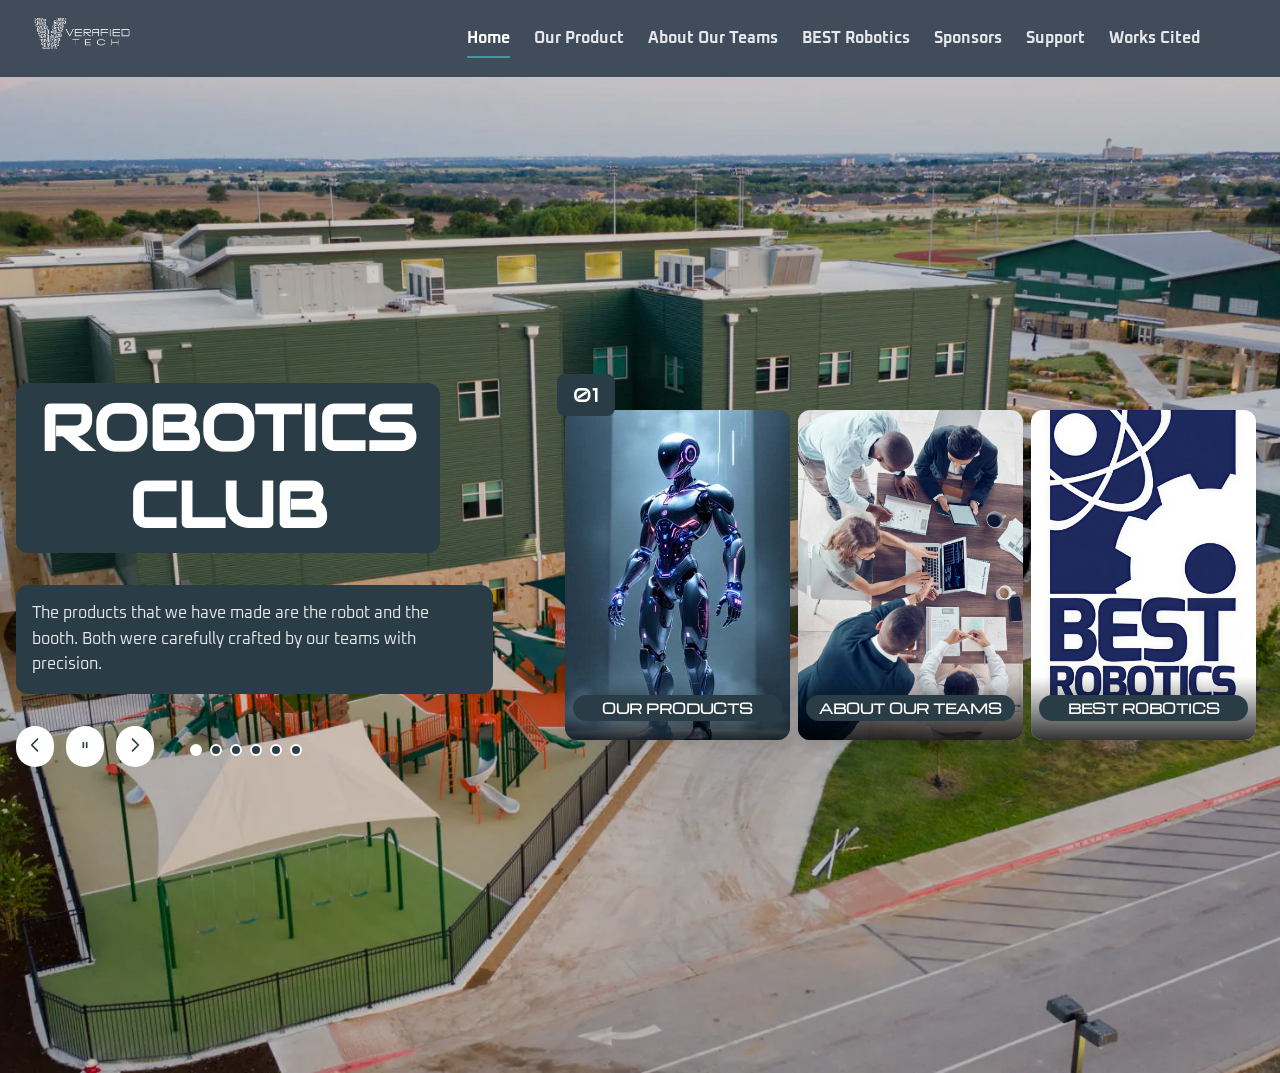
<file: index.html>
<!DOCTYPE html>
<html lang="en">
    
<head>
    <meta charset="UTF-8">
    <title>Gateway College Preparatory High School Robotics Website</title>
    <link rel="icon" type="image/png" href="vera_logo.png">
    <link rel="stylesheet" type="text/css" href="style.css">
    <link rel="preconnect" href="https://fonts.googleapis.com">
    <link rel="preconnect" href="https://fonts.gstatic.com" crossorigin>
    <link href="https://fonts.googleapis.com/css2?family=Audiowide&family=Michroma&family=Oxanium:wght@200..800&display=swap" rel="stylesheet">
</head>

<body> 
    <header class="header-nav">
        <div class="nav-container">
            <div class="logo-container">
                <a href="index.html">
                    <img src="verafied_logo.png" alt="Verafied logo." class="logo">
                </a>    
            </div>


            <!--This code is for the navbar on the Home page.-->

            <nav class="main-nav">
                <a href="index.html" class="nav-link active">Home</a>
                <a href="our_product.html" class="nav-link">Our Product</a>
                <a href="about_our_teams.html" class="nav-link">About Our Teams</a>
                <a href="https://bestrobotics.org/" class="nav-link" target="_blank">BEST Robotics</a>
                <a href="sponsors.html" class="nav-link">Sponsors</a>
                <a href="support.html" class="nav-link">Support</a>
                <a href="works_cited.html" class="nav-link">Works Cited</a>
            </nav>
        </div>
    </header>

    <main>
        <div class="relative min-h-screen">
            <div id="background" class="background-carousel" style="background-image: url(GCPS_bg.png);">
                <div class="background-overlay"></div>
            </div>

            <!--This code is for the carousel on the home page.-->


            <div class="carousel-content-wrapper">
                <div class="carousel-container">
                    <div class="carousel-grid">
                        
                        <div class="carousel-text-content">
                            <div>
                                <h1 id="title" class="main-title">ROBOTICS<br>CLUB</h1>
                                <p id="description" class="description-text"></p>
                            </div>
                            <div class="carousel-controls">
                                <button id="prevBtn" class="nav-btn" aria-label="Backward">
                                    <svg class="icon" fill="none" stroke="currentColor" viewBox="0 0 24 24"><path stroke-linecap="round" stroke-linejoin="round" stroke-width="2" d="M15 19l-7-7 7-7"/></svg>
                                </button>
                                <button id="pauseBtn" class="nav-btn" aria-label="Backward/Forward Toggle">
                                    <svg id="pauseIcon" class="icon" fill="none" stroke="currentColor" viewBox="0 0 24 24"><path stroke-linecap="round" stroke-linejoin="round" stroke-width="2" d="M10 9v6m4-6v6"/></svg>
                                    <svg id="playIcon" class="icon hidden" fill="currentColor" viewBox="0 0 24 24"><path d="M8 5v14l11-7z"/></svg>
                                </button>
                                <button id="nextBtn" class="nav-btn" aria-label="Forward">
                                    <svg class="icon" fill="none" stroke="currentColor" viewBox="0 0 24 24"><path stroke-linecap="round" stroke-linejoin="round" stroke-width="2" d="M9 5l7 7-7 7"/></svg>
                                </button>
                                <div id="dots" class="dots-container" role="button" tabindex="0" aria-label="Go to next slide."></div>
                            </div>
                        </div>

                        <!--This code is for the card counter on the Home page.-->


                        <div class="card-section">
                            <div id="cardContainer" class="card-grid"></div>
                            <div id="cardCounter" class="counter-badge">01</div>
                        </div>
                    </div>
                </div>
            </div>
        </div>
    </main>
    
    <script>

        //This is the carousel Card generator function
        document.addEventListener('DOMContentLoaded', function() {
            const roboticsPrograms = [

                { id: 1, title: "OUR PRODUCTS", image: "./our_product_image.jpg", description: 'The products that we have made are the robot and the booth. Both were carefully crafted by our teams with precision.', href: 'our_product.html'},
                { id: 2, title: "ABOUT OUR TEAMS", image: "./about_our_teams_image.jpg", description: 'Our Teams are very talented and skilled. Their communication, creativity, and skill allow them to make the best robot they can.', href: 'about_our_teams.html'},
                { id: 3, title: "BEST ROBOTICS", image: "./BEST_Robotics_Logo.png", description: 'The Best Robotics competition was founded in 1993, and has currently lasted for 32 years. The competition is about encouraging students to use and improve their skills to make a robot.', href: "https://bestrobotics.org/"},
                { id: 4, title: "SPONSORS", image: "./SponsorsImage.jpg", description: 'We gratefully acknowledge our sponsors for their generous contributions, which have helped empower our robotics team to innovate and excel in every challenge. Their vital support enables us to access new technologies, materials, and learning resources throughout the season.', href: 'sponsors.html'},
                { id: 5, title: "SUPPORT", image: "./support_image.png", description: 'Please get in touch if you have any comments, queries, or worries regarding our team or robot activities!  From asking technical questions to reporting problems or offering suggestions, we value your feedback and will do everything in our power to help.', href: 'support.html', target: "_self" },
                { id: 6, title: "WORK CITED", image: "./work_cited_image.png", description: 'All research, technical documentation, and software resources referenced in the development of our robotics projects are properly cited below. We strive to maintain academic integrity and recognize the authors whose work has informed our learning and design process.', href: 'work_cited.html'},
            ];
            
            
            let currentSlideIndex = 0;
            let autoPlayEnabled = true;
            let autoPlayTimer = null;

            const backgroundElement = document.getElementById('background');
            const titleElement = document.getElementById('title');
            const descriptionElement = document.getElementById('description');
            const cardContainerElement = document.getElementById('cardContainer');
            const cardCounterElement = document.getElementById('cardCounter');
            const dotsContainer = document.getElementById('dots');
            const prevButton = document.getElementById('prevBtn');
            const nextButton = document.getElementById('nextBtn');
            const pauseBtn = document.getElementById('pauseBtn');
            const pauseIcon = document.getElementById('pauseIcon');
            const playIcon = document.getElementById('playIcon');

            function initializeCarousel() {
                if (!backgroundElement || !titleElement || !cardContainerElement) {
                    console.error('Essential carousel elements not found!');
                    return;
                }
                backgroundElement.style.backgroundImage = "url('./GCPS_bg.png')";
                setupEventListeners();
                setupDotIndicators();
                updateSlideContent(true);
                startAutoPlay();
            }

            function setupEventListeners() {
                nextButton.addEventListener('click', () => changeSlide(1));
                prevButton.addEventListener('click', () => changeSlide(-1));
                pauseBtn.addEventListener('click', togglePlayPause);
            }

            function changeSlide(direction) {
                const newIndex = (currentSlideIndex + direction + roboticsPrograms.length) % roboticsPrograms.length;
                navigateToSlide(newIndex);
            }

            function navigateToSlide(index) {
                if (index === currentSlideIndex) return;
                currentSlideIndex = index;
                updateSlideContent();
                restartAutoPlay();
            }
            
            function startAutoPlay() {
                if (!autoPlayEnabled) return;
                stopAutoPlay();
                autoPlayTimer = setInterval(() => changeSlide(1), 8000);
                pauseIcon.classList.remove('hidden');
                playIcon.classList.add('hidden');
            }

            function stopAutoPlay() {
                clearInterval(autoPlayTimer);
                autoPlayTimer = null;
            }

            function restartAutoPlay() {
                stopAutoPlay();
                if (autoPlayEnabled) {
                    startAutoPlay();
                }
            }
            
            function togglePlayPause() {
                autoPlayEnabled = !autoPlayEnabled;
                if (autoPlayEnabled) {
                    startAutoPlay();
                } else {
                    stopAutoPlay(); 
                    pauseIcon.classList.add('hidden');
                    playIcon.classList.remove('hidden');
                }
            }

            function updateSlideContent(isInitial = false) {
                const program = roboticsPrograms[currentSlideIndex];
                titleElement.innerHTML = 'ROBOTICS<br>CLUB';
                descriptionElement.innerHTML = program.description;
                cardCounterElement.textContent = String(currentSlideIndex + 1).padStart(2, '0');
                updateActiveIndicators();
                generateCardCarousel();
            }
            
            function generateCardCarousel() {
                cardContainerElement.innerHTML = '';
                for (let i = 0; i < 3; i++) {
                    const index = (currentSlideIndex + i) % roboticsPrograms.length;
                    const program = roboticsPrograms[index];
                    const card = document.createElement('div');
                    let sizeClass = 'card-small';
                    if (i === 0) sizeClass = 'card-large';
                    else if (i === 1 || i === 2) sizeClass = 'card-medium';
                    card.className = `card card-hover ${sizeClass}`;
                    card.innerHTML = `
                        <img src="${program.image}" alt="${program.title}" class="card-image">
                        <div class="card-content">
                            <h2 class="card-title">${program.title}</h2>
                        </div>`;
                    card.onclick = () => {
                        if (program.id === 3) {
                            window.open(program.href, '_blank');
                        } else {
                            window.location = program.href;
                        }
                    };
                    cardContainerElement.appendChild(card);
                }
            }

            function setupDotIndicators() {
                dotsContainer.innerHTML = '';
                roboticsPrograms.forEach((_, index) => {
                    const dot = document.createElement('button');
                    dot.className = 'dot';
                    dot.setAttribute("aria-label", `Go to slide ${index + 1}`);
                    dot.addEventListener('click', () => navigateToSlide(index));
                    dotsContainer.appendChild(dot);
                });
            }

            function updateActiveIndicators() {
                dotsContainer.querySelectorAll('.dot').forEach((dot, index) => {
                    if (index === currentSlideIndex) {
                        dot.classList.add('active');
                    } else {
                        dot.classList.remove('active');
                    }
                });
            }
            
            initializeCarousel();

        })

    </script>
</body>
</html>
</file>
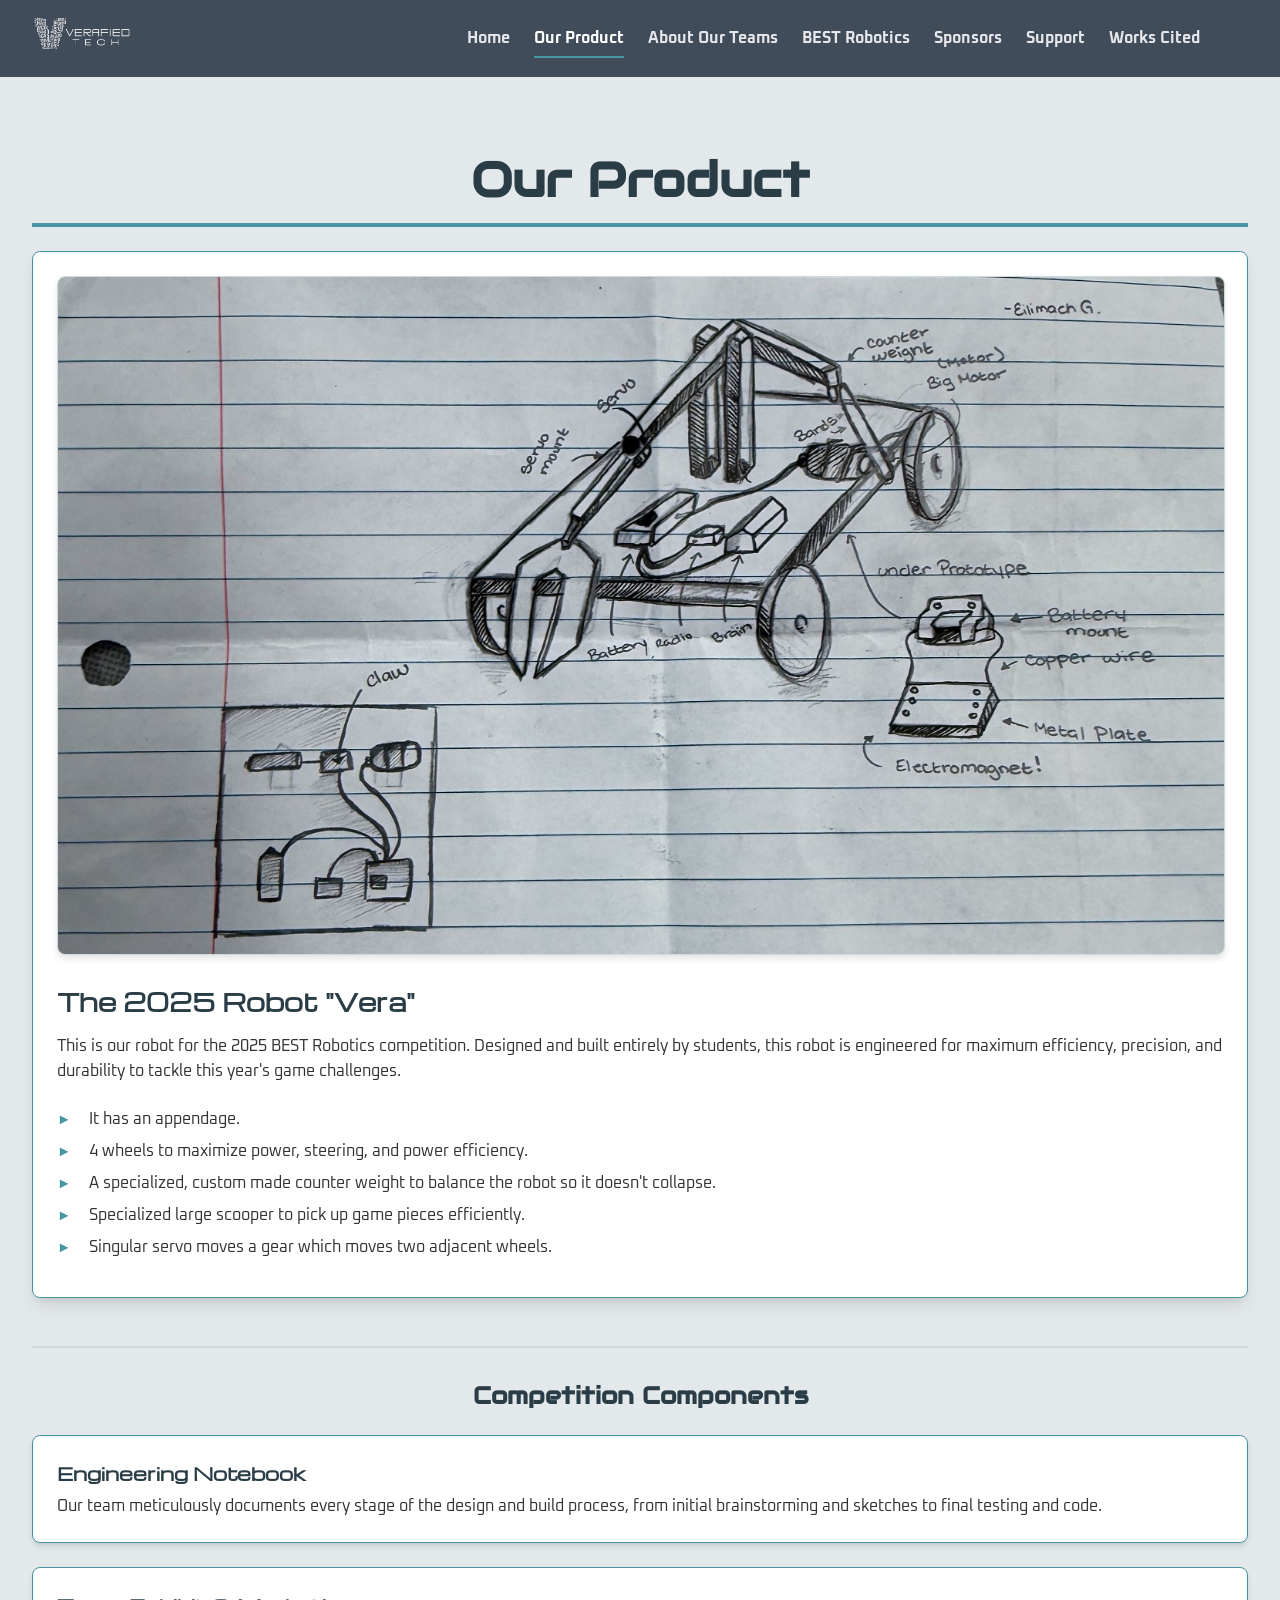
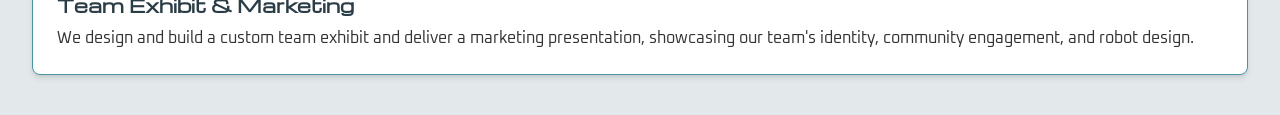
<file: our_product.html>
<!DOCTYPE html>
<html lang="en">

<head>
    <meta charset="UTF-8">
    <title>Product Page</title>
    <link rel="icon" type="image/png" href="vera_logo.png" alt="Vera logo made for robotics.">
    <link rel="stylesheet" type="text/css" href="style.css">
    <link rel="preconnect" href="https://fonts.googleapis.com">
    <link rel="preconnect" href="https://fonts.gstatic.com" crossorigin>
    <link href="https://fonts.googleapis.com/css2?family=Audiowide&family=Michroma&family=Oxanium:wght@200..800&display=swap" rel="stylesheet">
</head>

<body>
    <header class="header-nav">
        <div class="nav-container">
            <div class="logo-container">
                <a href="index.html">
                    <img src="verafied_logo.png" alt="Verafied logo." class="logo">
                </a>    
            </div>


            <!--This code is for the navbar on the Our Product page.-->

            <nav class="main-nav">
                <a href="index.html" class="nav-link">Home</a>
                <a href="our_product.html" class="nav-link active">Our Product</a>
                <a href="about_our_teams.html" class="nav-link">About Our Teams</a>
                <a href="https://bestrobotics.org/" class="nav-link" target="_blank">BEST Robotics</a>
                <a href="sponsors.html" class="nav-link">Sponsors</a>
                <a href="support.html" class="nav-link">Support</a>
                <a href="works_cited.html" class="nav-link">Works Cited</a>
            </nav>
        </div>
    </header>
     <main class="main-content-wrapper">
      <h1 class="page-title">Our Product</h1>
      
      <div class="product-showcase-card">
          <div class="product-showcase-grid">
              <div class="product-image-container">
                  <img src="our_robot_image.jpg" alt="Gateway Prep 2025 Competition Robot">
              </div>
              
              <!--Section describing the robot-->
              <div class="product-details">
                  <h2>The 2025 Robot "Vera"</h2>
                  <p>
                      This is our robot for the 2025 BEST Robotics competition. Designed and built entirely by students,
                      this robot is engineered for maximum efficiency, precision, and durability to tackle this year's game challenges.
                  </p>
                  
                  <ul class="specs-list">
                      <li>It has an appendage.</li>
                      <li>4 wheels to maximize power, steering, and power efficiency.</li>
                      <li>A specialized, custom made counter weight to balance the robot so it doesn't collapse.</li>
                      <li>Specialized large scooper to pick up game pieces efficiently.</li>
                      <li>Singular servo moves a gear which moves two adjacent wheels.</li>
                  </ul>
              </div>
          </div>
      </div>

      <!--Describes competition components such as the engineering notebook and Team Exhibit & Marketing-->
      
      <h2 class="section-subtitle">Competition Components</h2> 


      <div class="product-secondary-grid">
          <div class="product-secondary-card">
              <h3>Engineering Notebook</h3>
              <p>
                  Our team meticulously documents every stage of the design and build process, from initial brainstorming
                  and sketches to final testing and code.
              </p>
          </div>
          
          <div class="product-secondary-card">
              <h3>Team Exhibit & Marketing</h3>
              <p>
                  We design and build a custom team exhibit and deliver a marketing presentation,
                  showcasing our team's identity, community engagement, and robot design.
              </p>
          </div>
      </div>

    </main>
</body>
</html>
</file>
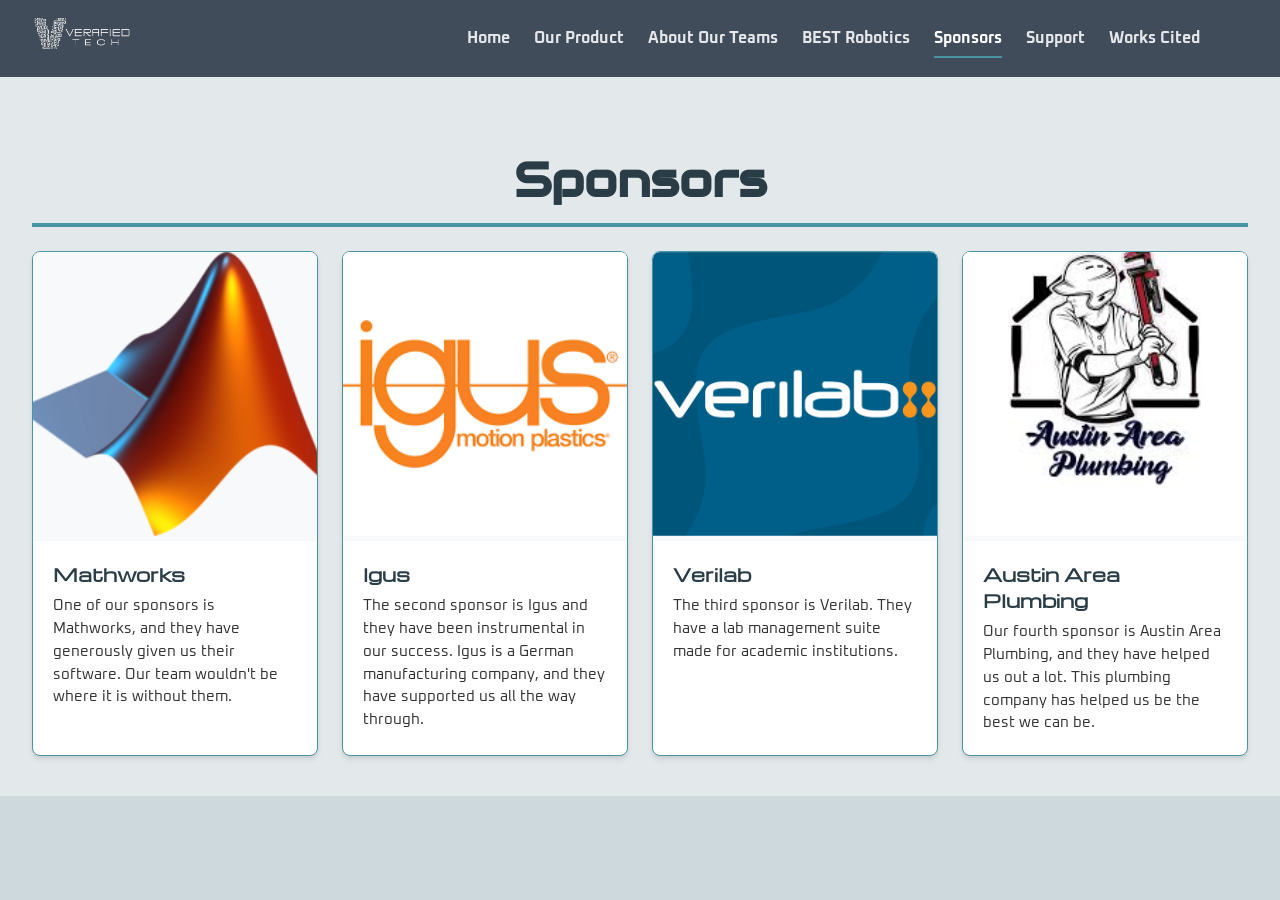
<file: sponsors.html>
<!DOCTYPE html>
<html lang="en">

<head>
    <meta charset="UTF-8">
    <title>Robotics Sponsors</title>
    <link rel="icon" type="image/png" href="vera_logo.png" alt="Vera logo made for robotics.">
    <link rel="stylesheet" type="text/css" href="style.css">
    <link rel="preconnect" href="https://fonts.googleapis.com">
    <link rel="preconnect" href="https://fonts.gstatic.com" crossorigin>
    <link href="https://fonts.googleapis.com/css2?family=Audiowide&family=Michroma&family=Oxanium:wght@200..800&display=swap" rel="stylesheet">
</head>

<body>
    <header class="header-nav">
        <div class="nav-container">
            <div class="logo-container">
                <a href="index.html">
                    <img src="verafied_logo.png" alt="Verafied logo." class="logo">
                </a>    
            </div>


            <!--This code is for the navbar on the Sponsors page.-->

            <nav class="main-nav"> 
                <a href="index.html" class="nav-link">Home</a>
                <a href="our_product.html" class="nav-link">Our Product</a>
                <a href="about_our_teams.html" class="nav-link">About Our Teams</a>
                <a href="https://bestrobotics.org/" class="nav-link" target="_blank">BEST Robotics</a>
                <a href="sponsors.html" class="nav-link active">Sponsors</a>
                <a href="support.html" class="nav-link">Support</a>
                <a href="works_cited.html" class="nav-link">Works Cited</a>
            </nav>
        </div>
    </header>

    <!--This is the main section for Sponsors page and includes the pictures and descriptions of the Sponsors.-->
     <main class="main-content-wrapper">
         <h1 class="page-title">Sponsors</h1>
        
         <div class="sponsors-grid">
             <div class="sponsor-card">
                 <div class="sponsor-image-container">
                     <img src="mathworks.png" alt="Sponsor 2 Logo">
                 </div>
                 <div class="sponsor-info">
                     <h3>Mathworks</h3>
                     <p>One of our sponsors is Mathworks, and they have generously given us their software. Our team wouldn't be where it is without them.</p>
                 </div>
             </div>

             <div class="sponsor-card">
                 <div class="sponsor-image-container">
                     <img src="igus.png" alt="Sponsor 4 Logo">
                 </div>
                 <div class="sponsor-info">
                     <h3>Igus</h3>
                     <p>The second sponsor is Igus and they have been instrumental in our success. Igus is a German manufacturing company, and they have supported us all the way through.</p>
                 </div>
             </div>
             
             <div class="sponsor-card">
                 <div class="sponsor-image-container">
                     <img src="verilab.png" alt="Sponsor 3 Logo">
                 </div>
                 <div class="sponsor-info">
                     <h3>Verilab</h3>
                     <p>The third sponsor is Verilab. They have a lab management suite made for academic institutions.</p>
                 </div>
             </div>

             <div class="sponsor-card">
                 <div class="sponsor-image-container">
                     <img src="austin_area_plumbing.jpeg" alt="Sponsor 1 Logo">
                 </div>
                 <div class="sponsor-info">
                     <h3>Austin Area Plumbing</h3>
                     <p>Our fourth sponsor is Austin Area Plumbing, and they have helped us out a lot. This plumbing company has helped us be the best we can be.</p>
                 </div>
             </div>

             

             </div>
     </main>

</body>
</html>
</file>
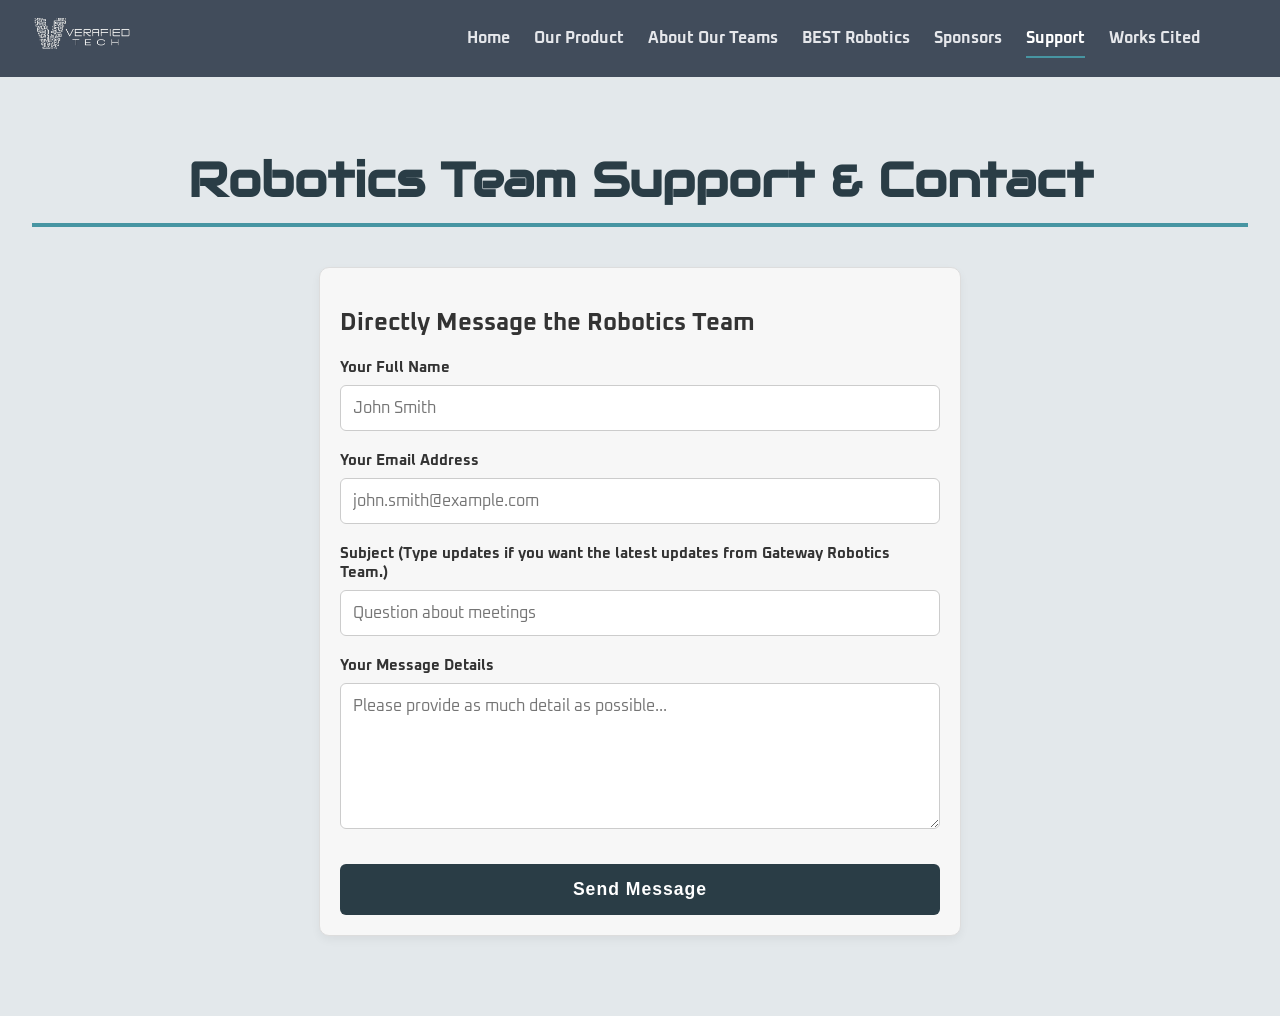
<file: support.html>
<!DOCTYPE html>
<html lang="en">

<head>
    <meta charset="UTF-8">
    <title>Get Support from the Gateway Robotics Team</title>
    <link rel="icon" type="image/png" href="vera_logo.png" alt="Vera logo made for robotics.">
    <link rel="stylesheet" type="text/css" href="style.css"> 
    <link rel="preconnect" href="https://fonts.googleapis.com">
    <link rel="preconnect" href="https://fonts.gstatic.com" crossorigin>
    <link href="https://fonts.googleapis.com/css2?family=Audiowide&family=Michroma&family=Oxanium:wght@200..800&display=swap" rel="stylesheet">
</head>

<body>

    <header class="header-nav">
        <div class="nav-container">
            <div class="logo-container">
                <a href="index.html">
                    <img src="verafied_logo.png" alt="Verafied logo." class="logo">
                </a> 	
            </div>
            

            <!--This code is for the navbar on the Support Page.-->
            
            <nav class="main-nav">
                <a href="index.html" class="nav-link">Home</a>
                <a href="our_product.html" class="nav-link">Our Product</a>
                <a href="about_our_teams.html" class="nav-link">About Our Teams</a>
                <a href="https://bestrobotics.org/" class="nav-link" target="_blank">BEST Robotics</a>
                <a href="sponsors.html" class="nav-link">Sponsors</a>
                <a href="support.html" class="nav-link active">Support</a>
                <a href="works_cited.html" class="nav-link">Works Cited</a>
            </nav>
        </div>
    </header>

    <!--This code is for the main content of the page, which includes the support & contact form.-->
    
    <main class="main-content-wrapper">
        <h1 class="page-title">Robotics Team Support & Contact</h1>
        
        <div id="contact-form-section" class="form-container">
            <h2 class="section-heading">Directly Message the Robotics Team</h2>
            
            <form id="form">
                <div class="field">
                    <label for="name">Your Full Name</label>
                    <input type="text" name="name" id="name" required placeholder="John Smith">
                </div>
                <div class="field">
                    <label for="email">Your Email Address</label>
                    <input type="email" name="email" id="email" required placeholder="john.smith@example.com">
                </div>
                <div class="field">
                    <label for="title">Subject (Type updates if you want the latest updates from Gateway Robotics Team.)</label>
                    <input type="text" name="title" id="title" required placeholder="Question about meetings">
                </div>
                <div class="field">
                    <label for="message">Your Message Details</label>
                    <textarea name="message" id="message" rows="6" required placeholder="Please provide as much detail as possible..."></textarea>
                </div>

                <input type="submit" id="button" value="Send Message">
            </form>
        </div>

        </main>
        
        <script>
            const btn = document.getElementById('button');

            document.getElementById('form')
            .addEventListener('submit', function(event) {
            event.preventDefault();

            btn.value = 'Sending...';

            const serviceID = 'default_service';
            const templateID = 'template_npl52xl';

            emailjs.sendForm(serviceID, templateID, this)
                .then(() => {
                btn.value = 'Send Email';
                alert('Sent!');
                document.getElementById('form').reset();
                }, (err) => {
                btn.value = 'Send Email';
                alert(JSON.stringify(err));
                });
            });

            
        </script>
    </body>
</html>
</file>
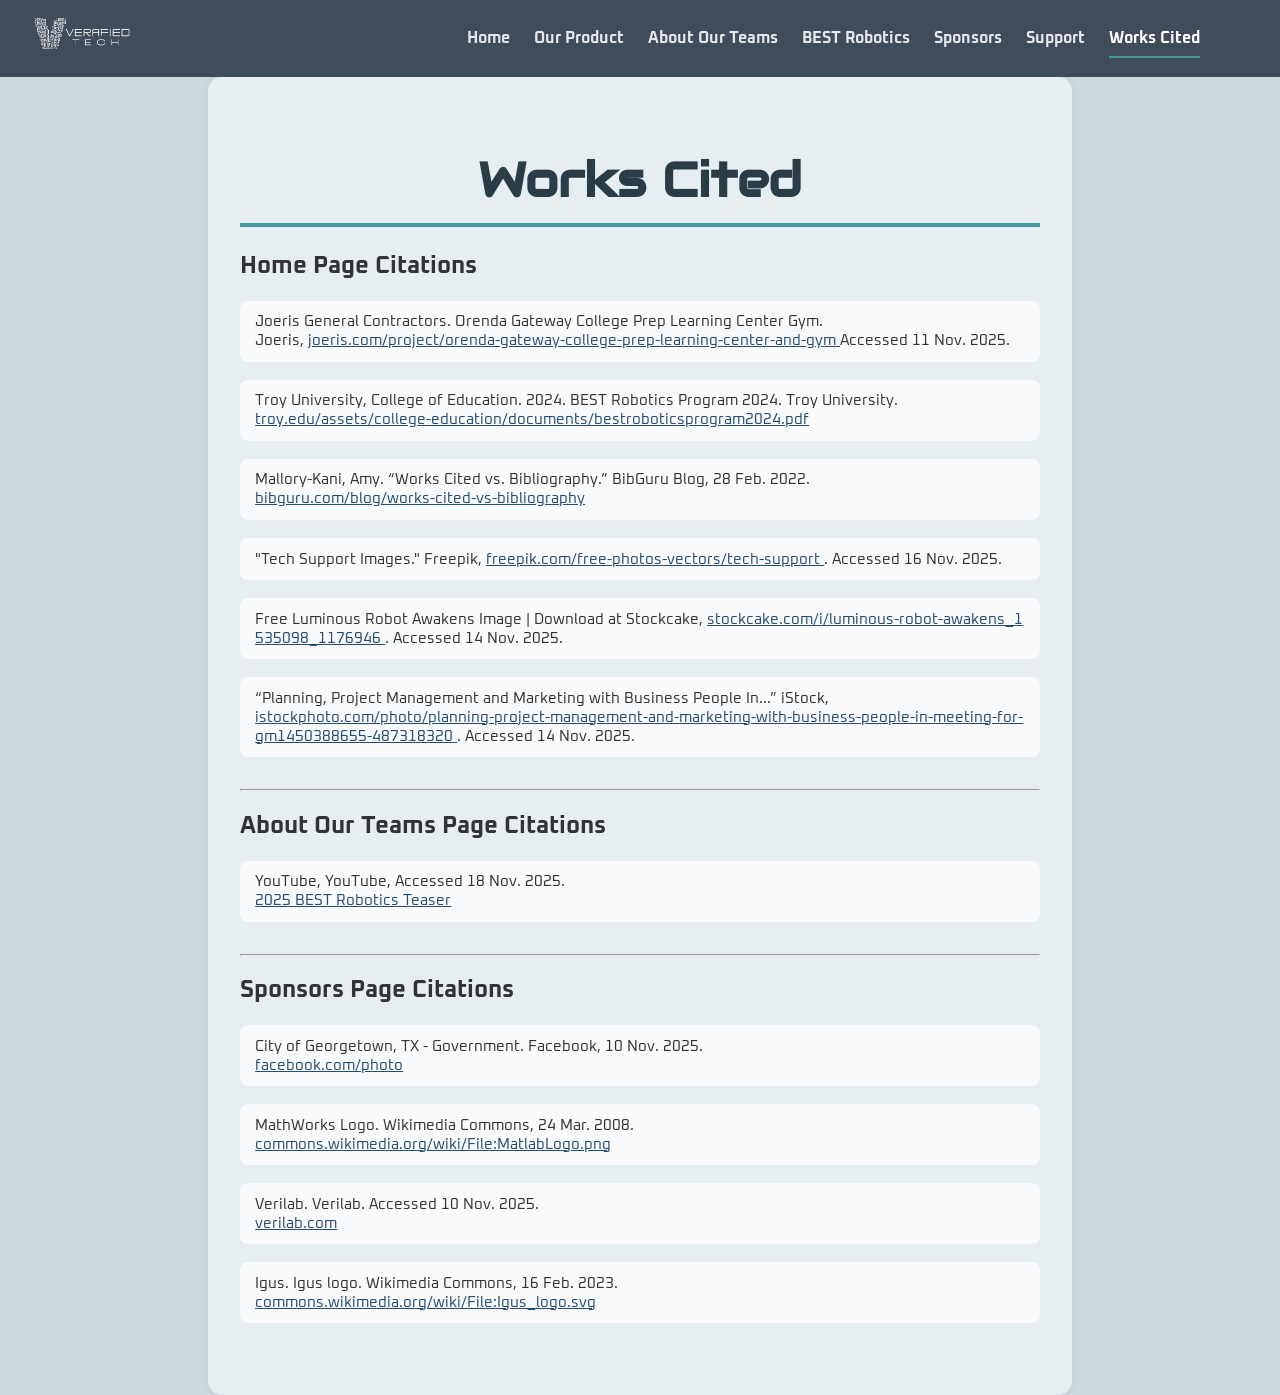
<file: works_cited.html>
<!DOCTYPE html>
<html lang="en">
<head>
    <meta charset="UTF-8">
    <title>Gateway College Preparatory High School Robotics Website</title>
    <link rel="icon" type="image/png" href="vera_logo.png">
    <link rel="stylesheet" type="text/css" href="style.css">
    <link rel="preconnect" href="https://fonts.googleapis.com">
    <link rel="preconnect" href="https://fonts.gstatic.com" crossorigin>
    <link
        href="https://fonts.googleapis.com/css2?family=Audiowide&family=Michroma&family=Oxanium:wght@200..800&display=swap"
        rel="stylesheet"
    >
</head>
<body>
    <header class="header-nav">
        <div class="nav-container">
            <div class="logo-container">
                <a href="index.html">
                    <img src="verafied_logo.png" alt="Verafied logo." class="logo">
                </a>
            </div>
            
            <!--This code is for the navbar on the Works Cited page.-->
            
            <nav class="main-nav">
                <a href="index.html" class="nav-link">Home</a>
                <a href="our_product.html" class="nav-link">Our Product</a>
                <a href="about_our_teams.html" class="nav-link">About Our Teams</a>
                <a href="https://bestrobotics.org/" class="nav-link" target="_blank">BEST Robotics</a>
                <a href="sponsors.html" class="nav-link">Sponsors</a>
                <a href="support.html" class="nav-link">Support</a>
                <a href="works_cited.html" class="nav-link active">Works Cited</a>
            </nav>
        </div>
    </header>

    <!--This code is for the main content of the page, which includes the MLA 9 citations for all the images used on the website.-->




    <main class="main-content-wrapper cited-page">
        <h1 class="page-title">Works Cited</h1>


        <!--These citations are for the images used on the Home Page.-->

        <section class="citation-section">
            <h2>Home Page Citations</h2>
            <ul class="citation-list">
                <li>
                    Joeris General Contractors. Orenda Gateway College Prep Learning Center Gym.<br>
                    Joeris,
                    <a href="https://joeris.com/project/orenda-gateway-college-prep-learning-center-and-gym" target="_blank">
                        joeris.com/project/orenda-gateway-college-prep-learning-center-and-gym
                    </a>
                    Accessed 11 Nov. 2025.
                </li>
                <li>
                    Troy University, College of Education. 2024. BEST Robotics Program 2024. Troy University.<br>
                    <a href="https://www.troy.edu/_assets/college-education/_documents/bestroboticsprogram2024.pdf" target="_blank">
                        troy.edu/assets/college-education/documents/bestroboticsprogram2024.pdf
                    </a>
                </li>
                <li>
                    Mallory-Kani, Amy. “Works Cited vs. Bibliography.” BibGuru Blog, 28 Feb. 2022.<br>
                    <a href="https://www.bibguru.com/blog/works-cited-vs-bibliography" target="_blank">
                        bibguru.com/blog/works-cited-vs-bibliography
                    </a>
                </li>
                <li>
                    "Tech Support Images." Freepik,
                    <a href="https://www.freepik.com/free-photos-vectors/tech-support" target="_blank">
                        freepik.com/free-photos-vectors/tech-support
                    </a>.
                    Accessed 16 Nov. 2025.
                </li>
                <li>
                    Free Luminous Robot Awakens Image | Download at Stockcake,
                    <a href="https://stockcake.com/i/luminous-robot-awakens_1535098_1176946" target="_blank">
                        stockcake.com/i/luminous-robot-awakens_1535098_1176946
                    </a>.
                    Accessed 14 Nov. 2025.
                </li>
                <li>
                    “Planning, Project Management and Marketing with Business People In...” iStock,<br>
                    <a
                        href="https://www.istockphoto.com/photo/planning-project-management-and-marketing-with-business-people-in-meeting-for-gm1450388655-487318320"
                        target="_blank"
                    >
                        istockphoto.com/photo/planning-project-management-and-marketing-with-business-people-in-meeting-for-gm1450388655-487318320
                    </a>.
                    Accessed 14 Nov. 2025.
                </li>
            </ul>
        </section>

        <hr>

        <!--These citations are for the images used on the About Our Teams Page.-->


        <section class="citation-section">
            <h2>About Our Teams Page Citations</h2>
            <ul class="citation-list">
                <li>
                    YouTube, YouTube, Accessed 18 Nov. 2025. <br>
                    <a
                        href="https://www.youtube.com/watch?v=AuUajRmRsPc"
                        target="_blank"
                    >
                        2025 BEST Robotics Teaser
                    </a>
                </li>
            </ul>
        </section>

        <hr>

        <!--These citations are for the images used on the Sponsors Page.-->


        <section class="citation-section">
            <h2>Sponsors Page Citations</h2>
            <ul class="citation-list">
                <li>
                    City of Georgetown, TX - Government. Facebook, 10 Nov. 2025.<br>
                    <a
                        href="https://www.facebook.com/photo.php?fbid=1235756098348118&set=pb.100057412189837.-2207520000&type=3"
                        target="_blank"
                    >
                        facebook.com/photo
                    </a>
                </li>
                <li>
                    MathWorks Logo. Wikimedia Commons, 24 Mar. 2008.<br>
                    <a href="https://en.wikipedia.org/wiki/MathWorks" target="_blank">
                        commons.wikimedia.org/wiki/File:MatlabLogo.png
                    </a>
                </li>
                <li>
                    Verilab. Verilab. Accessed 10 Nov. 2025.<br>
                    <a href="https://www.verilab.com" target="_blank">
                        verilab.com
                    </a>
                </li>
                <li>
                    Igus. Igus logo. Wikimedia Commons, 16 Feb. 2023.<br>
                    <a href="https://commons.wikimedia.org/wiki/File:Igus_logo.svg" target="_blank">
                        commons.wikimedia.org/wiki/File:Igus_logo.svg
                    </a>
                </li>
            </ul>
        </section>
    </main>

</body>
</html>
</file>
<file: style.css>
body {
    margin: 0;
    font-family: 'Oxanium', sans-serif;
    color: #333;
    background-color: #ced9dd;
}

.header-nav {
    position: relative;
    z-index: 10;
    background-color: #414c5b; 
    backdrop-filter: blur(5px);
}

.nav-container {
    display: flex;
    align-items: center;
    justify-content: space-between;
    padding: 1rem;
}

.logo-container {
    display: flex;
    align-items: center;
}

.logo {
    width: 100px;
    height: 40px;
}

.main-nav {
    display: flex;
    flex-direction: row;
    align-items: center;
    gap: 1.5rem;
    width: 100%;
    position: static;
    box-shadow: none;
    padding: 0;
}

.main-nav.active {
    display: flex;
}

.nav-link {
    color: #e5e7eb;
    text-decoration: none;
    font-size: 1rem;
    padding: 1rem 1.5rem;
    border-bottom: 1px solid rgba(255, 255, 255, 0.1);
    width: 100%;
    transition: color 0.3s, background-color 0.3s;
    font-weight: bold;

}

.nav-link:hover {
    color: white;
    background-color: rgba(71, 149, 162, 0.2);
}

.nav-link.active {
    color: white;
    font-weight: bold;
    border-color: #4795a2;
}

.nav-toggle {
    display: block;
    font-size: 2rem;
    background: none;
    border: none;
    color: #e5e7eb;
    cursor: pointer;
    line-height: 1;
    padding: 0;
    position: relative;
    z-index: 1001;
}

.main-content-wrapper {
    max-width: 80rem;
    margin: 0 auto;
    padding: 1.5rem 1rem;
    background-color: #e3e8eb;
}

.page-title {
    font-family: 'Audiowide', sans-serif;
    font-size: 1.75rem;
    text-align: center;
    color: #2a3d46;
    margin-bottom: 1.5rem;
    padding-bottom: 0.75rem;
    border-bottom: 4px solid #4795a2;
}

.teams-grid {
    display: grid;
    grid-template-columns: 1fr;
    gap: 20px;
}

.team-card {
    background-color: white;
    padding: 1.5rem;
    border-radius: 0.5rem;
    box-shadow: 0 10px 15px -3px rgba(0, 0, 0, 0.1), 0 4px 6px -2px rgba(0, 0, 0, 0.05);
    transition: all 0.3s ease;
    border: 1px solid #2a3d46;
    display: flex;
    flex-direction: column;
}

.team-card h2 {
    font-family: 'Michroma', sans-serif;
    font-size: 1.25rem;
    color: #2a3d46;
    margin-bottom: 1rem;
    padding-bottom: 0.25rem;
    border-bottom: 1px dashed #e3e8eb;
}

.team-card p {
    font-size: 1rem;
    margin-bottom: 1rem;
    color: #4795a2;
    flex-grow: 1;
}

.team-card img {
    width: 100%;
    height: auto;
    object-fit: cover;
    border-radius: 0.5rem;
    border: 1px solid #e5e7eb;
    box-shadow: 0 1px 3px 0 rgba(0, 0, 0, 0.1), 0 1px 2px 0 rgba(0, 0, 0, 0.06);
}

.hidden {
    display: none !important;
}

.relative {
    position: relative;
}

.min-h-screen {
    min-height: 100vh;
    overflow: hidden;
}

.background-carousel {
    position: absolute;
    top: 0;
    right: 0;
    bottom: 0;
    left: 0;
    background-size: cover;
    background-position: center;
}

.background-overlay {
    position: absolute;
    top: 0;
    right: 0;
    bottom: 0;
    left: 0;
    background-color: rgba(0, 0, 0, 0.2);
}

.carousel-content-wrapper {
    position: relative;
    z-index: 10;
    display: flex;
    align-items: center;
    min-height: 100vh;
    padding: 3rem 1rem;
}

.carousel-container {
    max-width: 80rem;
    margin: 0 auto;
    width: 100%;
}

.carousel-grid {
    display: grid;
    grid-template-columns: 1fr;
    gap: 2rem;
    align-items: center;
}

.carousel-text-content {
    text-align: center;
}

.main-title {
    font-family: 'Audiowide', sans-serif;
    font-size: 2rem;
    color: white;
    background-color: #2a3d46;
    padding: 0.75rem 1rem;
    margin: 0 0 1rem 0;
    border-radius: 12px;
    line-height: 1.2;
    display: inline-block;
    text-align: center;
}

.description-text {
    font-size: 1rem;
    color: #e5e7eb;
    line-height: 1.6;
    max-width: 100%;
    margin-bottom: 2rem;
    margin-left: auto;
    margin-right: auto;
    background-color: #2a3d46;
    padding: 1rem;
    border-radius: 12px;
}

.carousel-controls {
    display: flex;
    align-items: center;
    justify-content: center;
    gap: 0.75rem;
    flex-wrap: wrap;
}

.nav-btn {
    background-color: white;
    border: 1px solid rgba(255, 255, 255, 0.2);
    border-radius: 9999px;
    padding: 0.5rem;
    color: #2a3d46;
    cursor: pointer;
    transition: background-color 0.3s;
}

.nav-btn:hover {
    background-color: rgba(255, 255, 255, 0.8);
}

.icon {
    width: 1.25rem;
    height: 1.25rem;
}

.dots-container {
    display: flex;
    align-items: center;
    gap: 0.5rem;
    margin-left: 0;
    margin-top: 0.5rem;
}

.dot {
    width: 12px;
    height: 12px;
    background-color: #2a3d46;
    border-radius: 9999px;
    cursor: pointer;
    transition: background-color 0.3s;
    border: 2px solid white;
    padding: 0;
}

.dot.active {
    background-color: white;
}

.card-section {
    position: relative;
    margin-top: 2rem;
}

.card-grid {
    display: flex;
    align-items: center;
    justify-content: center;
    gap: 0.5rem;
    min-height: 250px;
    padding: 1rem 0.5rem;
    overflow-x: auto;
}

.card {
    border-radius: 0.75rem;
    overflow: hidden;
    position: relative;
    transition: all 0.5s cubic-bezier(0.25, 0.8, 0.25, 1);
    box-shadow: 0 10px 15px -3px rgba(0, 0, 0, 0.1);
    cursor: pointer;
    width: 120px;
    height: 180px;
    flex-shrink: 0;
}

.card-large,
.card-medium,
.card-small {
    width: 140px;
    height: 210px;
}

.card-image {
    width: 100%;
    height: 100%;
    object-fit: cover;
}

.card-content {
    position: absolute;
    bottom: 0;
    left: 0;
    right: 0;
    padding: 0.5rem;
    background: linear-gradient(to top, rgba(0, 0, 0, 0.8), transparent);
    color: white;
}

.card-title {
    font-family: 'Michroma', sans-serif;
    font-size: 0.7rem;
    font-weight: bold;
    color: white;
    background-color: #2a3d46; 
    text-align: center; 
    border-radius: 15px;
    padding: 0.25rem 0.5rem;
}

.counter-badge {
    position: absolute;
    top: -10px;
    left: 0;
    background-color: #2a3d46;
    color: white;
    font-family: 'Audiowide', sans-serif;
    padding: 0.25rem 0.75rem;
    border-radius: 0.5rem;
    font-size: 1rem;
}

.sponsors-grid {
    display: grid;
    grid-template-columns: 1fr;
    gap: 1.5rem;
}

.sponsor-card {
    background-color: white;
    border-radius: 0.5rem;
    border: 1px solid #4795a2;
    box-shadow: 0 4px 6px -1px rgba(0, 0, 0, 0.1), 0 2px 4px -1px rgba(0, 0, 0, 0.06);
    overflow: hidden;
    transition: transform 0.3s ease, box-shadow 0.3s ease;
}

.sponsor-image-container {
    width: 100%;
    aspect-ratio: 1 / 1;
    background-color: #f8f9fa;
}

.sponsor-image-container img {
    width: 100%;
    height: 100%;
    object-fit: cover;
}

.sponsor-info {
    padding: 1.25rem;
}

.sponsor-info h3 {
    font-family: 'Michroma', sans-serif;
    font-size: 1.125rem;
    color: #2a3d46;
    margin-top: 0;
    margin-bottom: 0.5rem;
}

.sponsor-info p {
    font-size: 0.95rem;
    color: #333;
    line-height: 1.5;
    margin: 0;
}

.product-showcase-card {
    background-color: white;
    border-radius: 0.5rem;
    border: 1px solid #4795a2;
    box-shadow: 0 10px 15px -3px rgba(0, 0, 0, 0.1), 0 4px 6px -2px rgba(0, 0, 0, 0.05);
    padding: 1.5rem;
    overflow: hidden;
}

.product-showcase-grid {
    display: grid;
    grid-template-columns: 1fr;
    gap: 1.5rem;
    align-items: center;
}

.product-image-container img {
    width: 100%;
    height: auto;
    border-radius: 0.5rem;
    border: 1px solid #ced9dd;
    box-shadow: 0 4px 6px rgba(0, 0, 0, 0.1);
}

.product-details h2 {
    font-family: 'Michroma', sans-serif;
    font-size: 1.5rem;
    color: #2a3d46;
    margin-top: 0;
    margin-bottom: 1rem;
}

.product-details p {
    font-size: 1rem;
    line-height: 1.6;
    color: #333;
    margin-bottom: 1.5rem;
}

.specs-list {
    list-style: none;
    padding-left: 0;
    margin-top: 1.5rem;
}

.specs-list li {
    position: relative;
    padding-left: 2rem;
    margin-bottom: 0.75rem;
    font-size: 1rem;
}

.specs-list li::before {
    content: '►';
    position: absolute;
    left: 0;
    top: 2px;
    color: #4795a2;
    font-size: 0.9rem;
    font-weight: bold;
}

.section-subtitle {
    font-family: 'Audiowide', sans-serif;
    font-size: 1.5rem;
    text-align: center;
    color: #2a3d46;
    margin-top: 3rem;
    margin-bottom: 1.5rem;
    border-top: 2px solid #ced9dd;
    padding-top: 2rem;
}

.product-secondary-grid {
    display: grid;
    grid-template-columns: 1fr;
    gap: 1.5rem;
}

.product-secondary-card {
    background-color: white;
    padding: 1.5rem;
    border-radius: 0.5rem;
    border: 1px solid #4795a2;
    box-shadow: 0 4px 6px -1px rgba(0, 0, 0, 0.1), 0 2px 4px -1px rgba(0, 0, 0, 0.06);
    transition: transform 0.3s ease, box-shadow 0.3s ease;
}

.product-secondary-card h3 {
    font-family: 'Michroma', sans-serif;
    font-size: 1.125rem;
    color: #2a3d46;
    margin-top: 0;
    margin-bottom: 0.5rem;
}

.product-secondary-card p {
    font-size: 1rem;
    line-height: 1.5;
    color: #333;
    margin: 0;
}

.form-container {
    max-width: 600px;
    margin: 40px auto;
    padding: 20px;
    background-color: #f7f7f7;
    border: 1px solid #ddd;
    border-radius: 10px;
    box-shadow: 0 4px 10px rgba(0, 0, 0, 0.05);
}

.form-intro {
    text-align: center;
    margin-bottom: 25px;
    line-height: 1.5;
    color: #555;
    font-size: 1rem;
}

#form .field {
    margin-bottom: 20px;
}

#form label {
    display: block;
    margin-bottom: 8px;
    font-weight: bold;
    color: #333;
    font-size: 0.95em;
}

#form input[type="text"],
#form input[type="email"],
#form textarea {
    width: 100%;
    padding: 12px;
    border: 1px solid #ccc;
    border-radius: 6px;
    box-sizing: border-box;
    font-family: inherit;
    font-size: 1em;
    transition: border-color 0.2s, box-shadow 0.2s;
}

#form input[type="text"]:focus,
#form input[type="email"]:focus,
#form textarea:focus {
    border-color: #1a73e8;
    box-shadow: 0 0 5px rgba(26, 115, 232, 0.4);
    outline: none;
}

#form textarea {
    resize: vertical;
    min-height: 120px;
}

#button {
    display: block;
    width: 100%;
    background-color: #2a3d46;
    color: white;
    padding: 15px 20px;
    border: none;
    border-radius: 6px;
    cursor: pointer;
    font-size: 1.1em;
    font-weight: bold;
    letter-spacing: 1px;
    margin-top: 30px;
    transition: background-color 0.3s, transform 0.1s;
}

#button:hover {
    background-color: #45a049;
}

#button:active {
    transform: scale(0.99);
}

.cited-page {
    background: #e6eef2;
    max-width: 800px;
    margin: 0 auto;
    padding: 1rem;
    border-radius: 14px;
    box-shadow: 0 2px 12px rgba(0, 0, 0, 0.05);
}

.citation-section {
    margin-bottom: 2em;
}

.citation-list {
    list-style: none;
    padding-left: 0;
}

.citation-list li {
    margin-bottom: 1.2em;
    font-size: 0.95em;
    background: #f8fafc;
    padding: 0.75em 1em;
    border-radius: 8px;
    word-break: break-word;
}

.citation-list a {
    word-break: break-all;
    color: #254c71;
    text-decoration: underline;
}

@media (max-width: 600px) {
    .main-nav {
        flex-direction: column;
        align-items: stretch;
        width: 100%;
        background: transparent;
        background: none;
        backdrop-filter: none;
    }
    .nav-link {
        padding: 1rem 0.5rem;
        font-size: 1.1rem;
        width: 100%;
        background: none;
        background-color: transparent;
        backdrop-filter: none;
    }
    .header-nav {
        background: none;
        background-color: transparent;
        backdrop-filter: none;
    }
}

@media (min-width: 1024px) {
    .main-nav {
        display: flex;
        flex-direction: row;
        gap: 1.5rem;
        position: static;
        background: none;
        box-shadow: none;
        width: auto;
        padding-right: 3rem;
    }
    
    .nav-toggle {
        display: none;
    }
    
    .nav-link {
        padding: 0.5rem 0;
        border-bottom: 2px solid transparent;
        border-left: none;
        width: auto;
    }
    
    .nav-link:hover {
        background-color: transparent;
        border-color: #4795a2;
    }
    
    .nav-link.active {
        color: white;
        font-weight: bold;
        border-bottom: 2px solid #4795a2;
    }
    
    .nav-container {
        padding: 1rem 2rem;
    }
    
    .main-content-wrapper {
        padding: 2.5rem 2rem;
    }
    
    .page-title {
        font-size: 3rem;
    }
    
    .teams-grid {
        grid-template-columns: repeat(3, 1fr);
    }
    
    .sponsors-grid {
        grid-template-columns: repeat(4, 1fr);
    }

    .carousel-grid {
        grid-template-columns: repeat(2, 1fr);
        gap: 4rem;
    }
    
    .carousel-text-content {
        text-align: left;
    }
    
    .main-title {
        font-size: 4rem;
        padding: 0.5rem 1.5rem;
    }
    
    .description-text {
        margin-left: 0;
        margin-right: 0;
        max-width: 32rem;
    }
    
    .carousel-controls {
        justify-content: flex-start;
    }
    
    .dots-container {
        margin-left: 1.5rem;
    }
    
    .card-section {
        margin-top: 0;
    }
    
    .card {
        width: 140px;
        height: 200px;
    }
    
    .card-large,
    .card-medium,
    .card-small {
        width: 225px;
        height: 330px;
    }
    
    .card-title {
        font-size: 0.8rem;
    }
    
    .counter-badge {
        padding: 0.5rem 1rem;
        font-size: 1.25rem;
    }
}

@media (min-width: 1280px) {
    .card-grid {
        height: 350px;
    }
}
</file>
